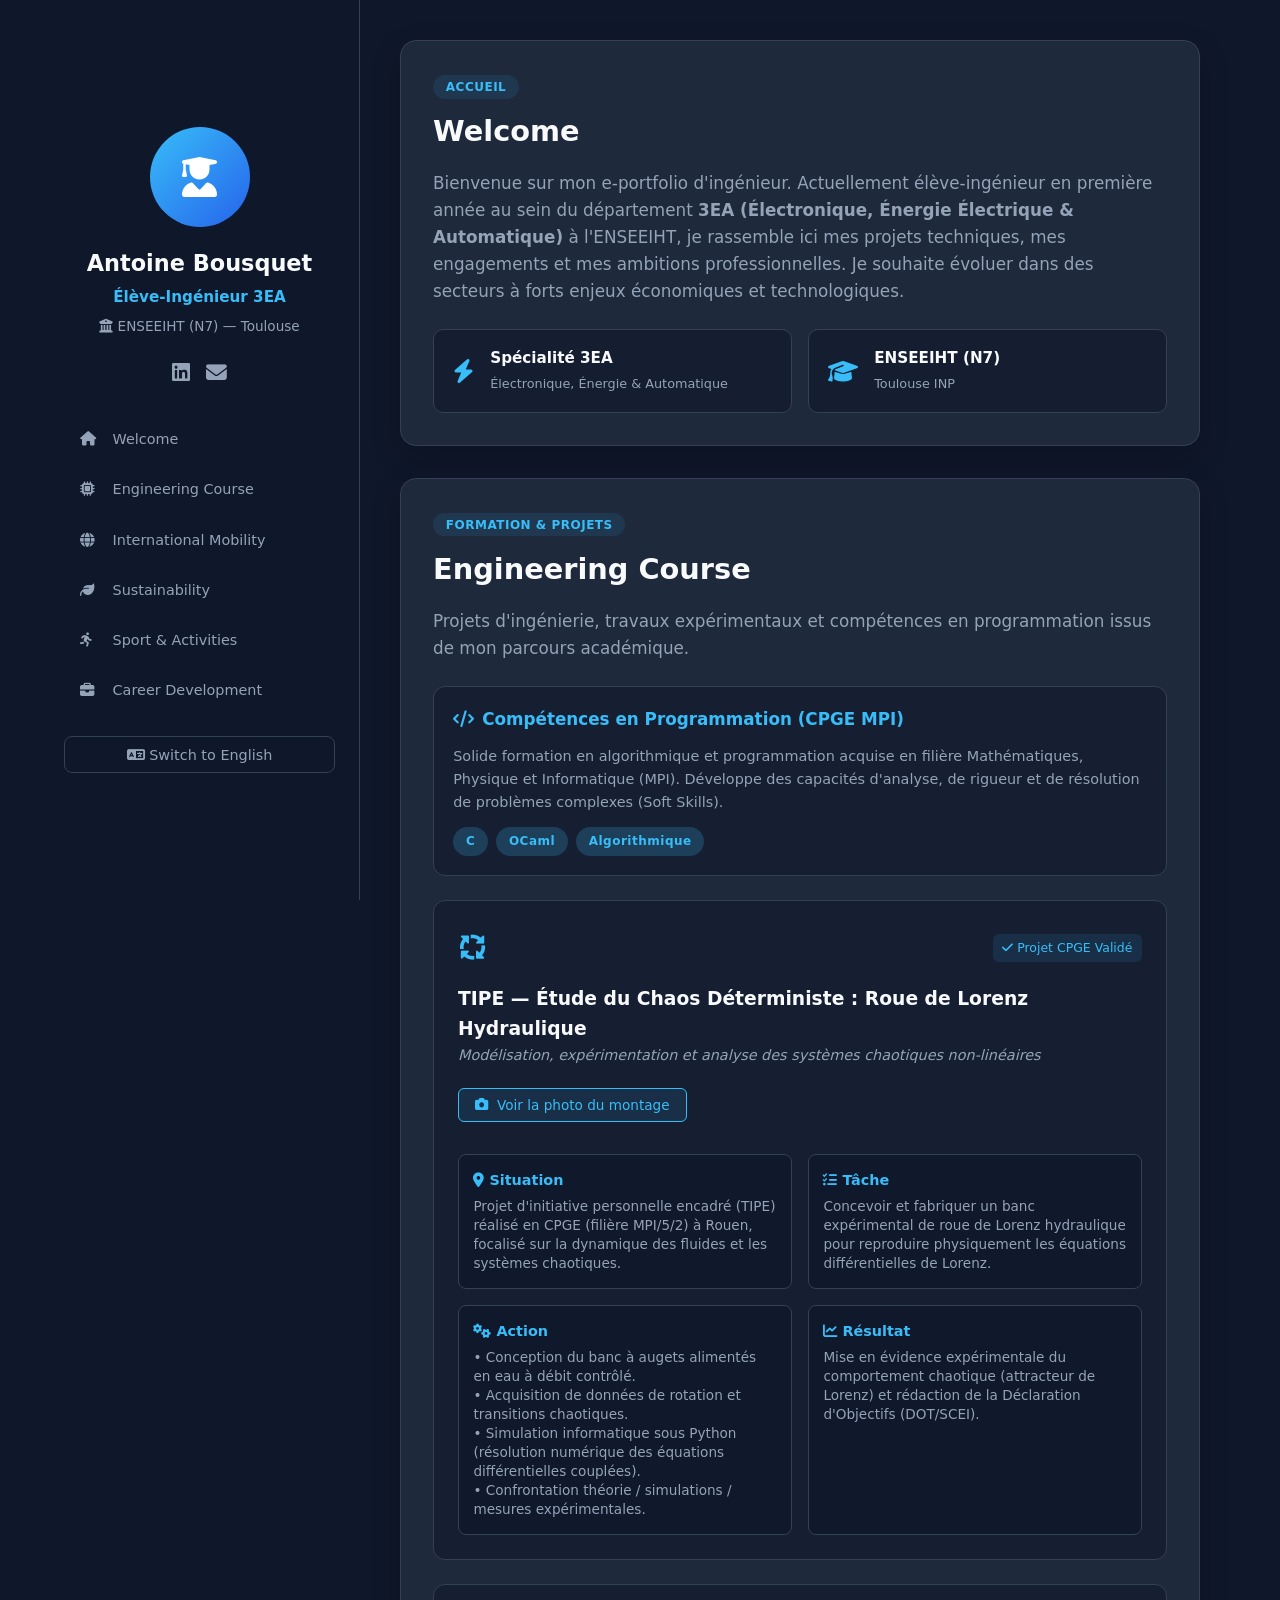
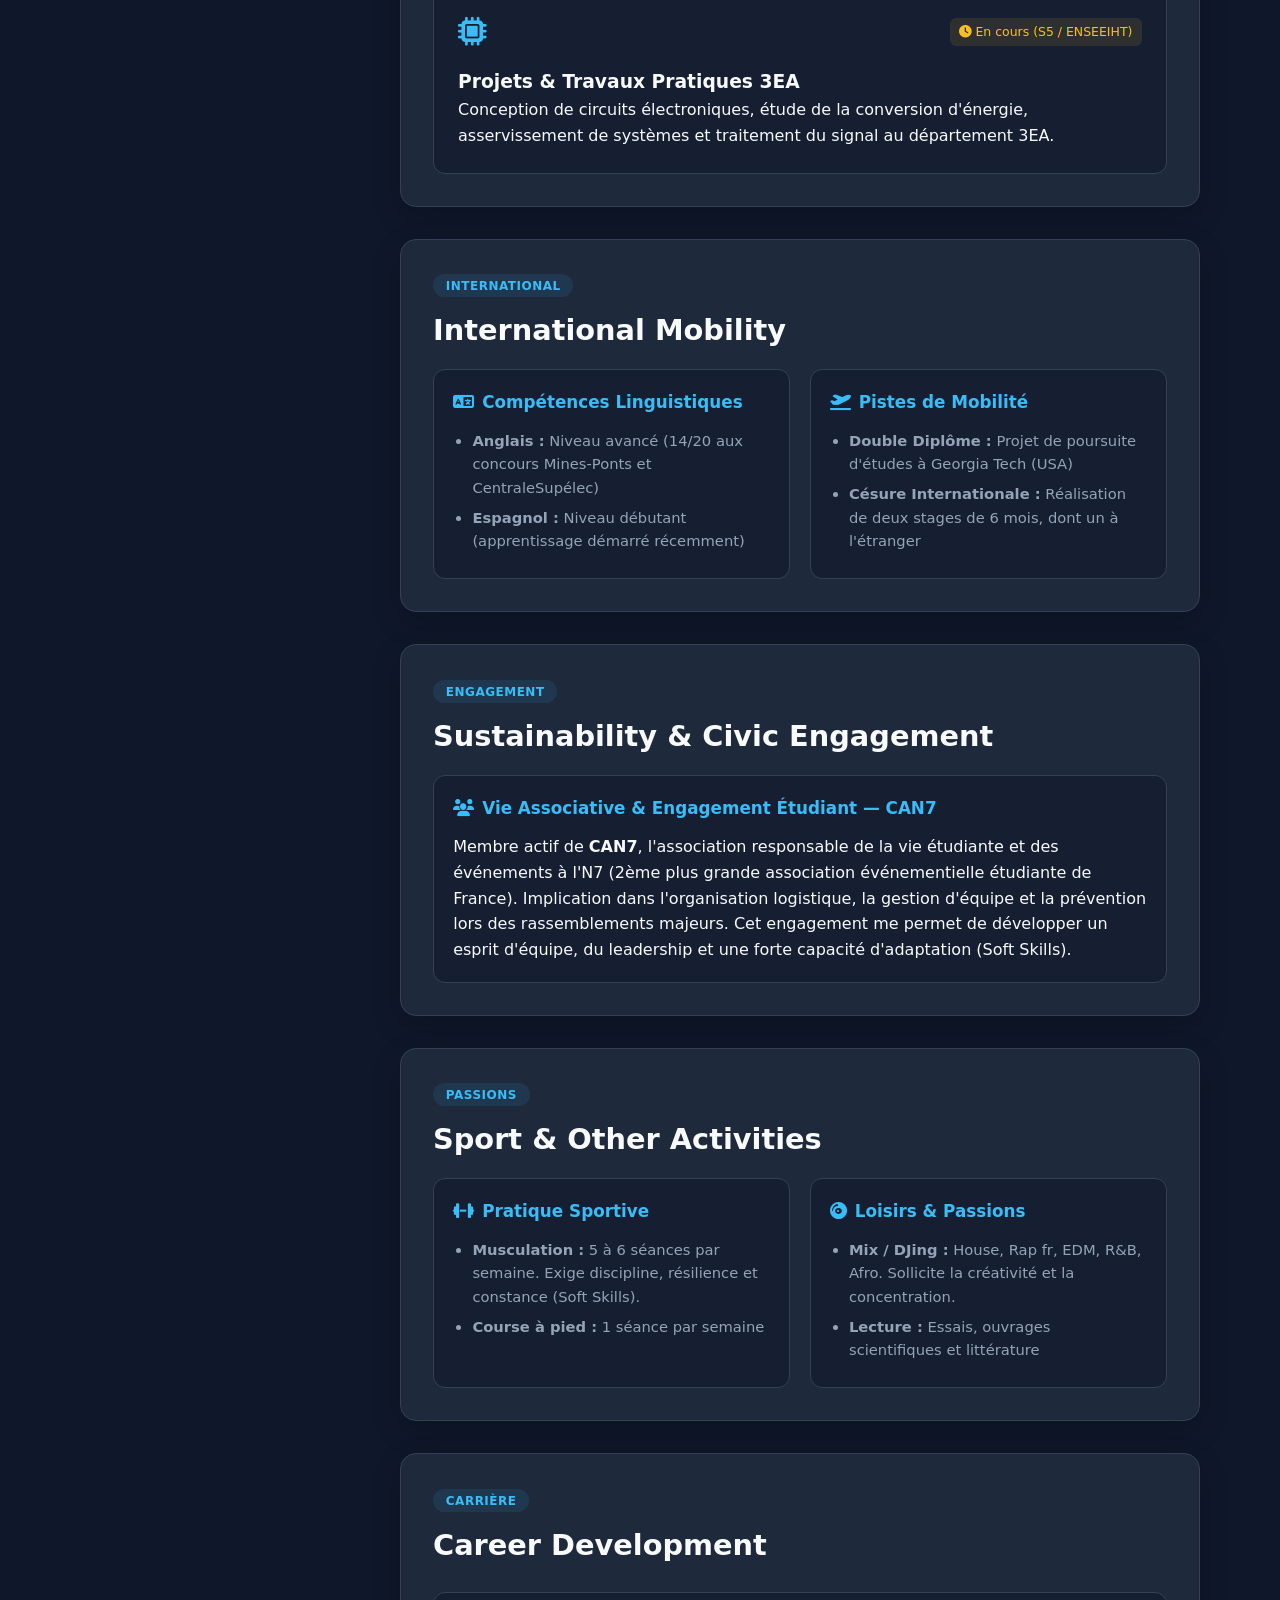
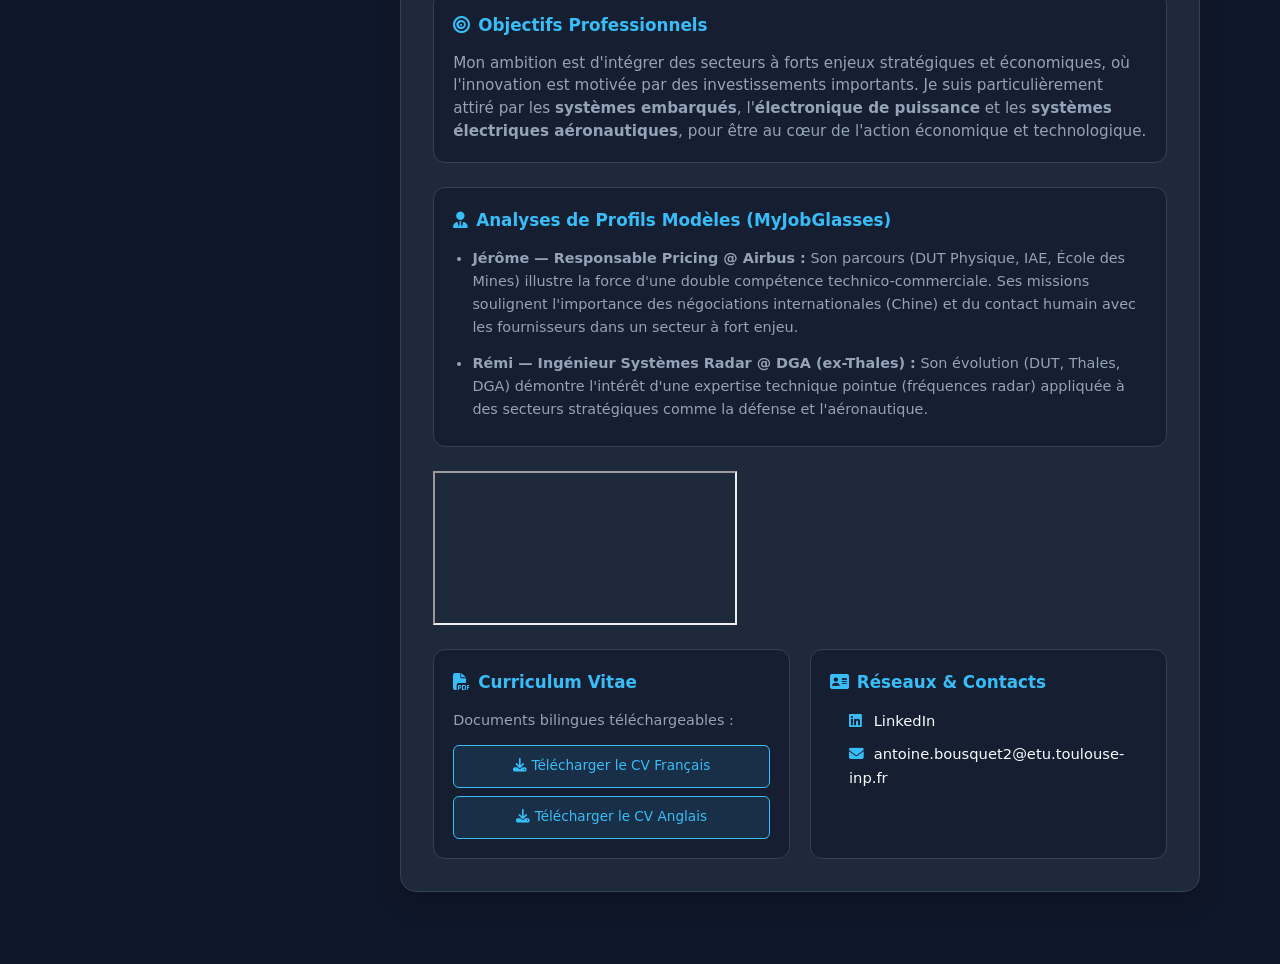
<file: index.html>
<!DOCTYPE html>
<html lang="fr">
<head>
  <meta charset="UTF-8">
  <meta name="viewport" content="width=device-width, initial-scale=1.0">
  <title>Antoine Bousquet | E-Portfolio</title>
  <link rel="stylesheet" href="style.css">
  <link rel="stylesheet" href="https://cdnjs.cloudflare.com/ajax/libs/font-awesome/6.4.0/css/all.min.css">
</head>
<body>

  <div class="portfolio-container">

    <!-- Barre latérale fixe (Gauche) -->
    <aside class="sidebar">
      <div class="profile-card">
        <div class="avatar-container">
          <i class="fa-solid fa-user-graduate avatar-icon"></i>
        </div>
        
        <h1>Antoine Bousquet</h1>
        <p class="tagline">
          <span class="lang-fr">Élève-Ingénieur 3EA</span>
          <span class="lang-en">3EA Engineering Student</span>
        </p>
        <p class="school"><i class="fa-solid fa-building-columns"></i> ENSEEIHT (N7) — Toulouse</p>

        <div class="social-links">
          <a href="https://www.linkedin.com/in/bousquet-antoine-a207343b2/" target="_blank" title="LinkedIn"><i class="fa-brands fa-linkedin"></i></a>
          <a href="mailto:antoine.bousquet2@etu.toulouse-inp.fr" title="Email"><i class="fa-solid fa-envelope"></i></a>
        </div>

        <nav class="sidebar-nav">
          <ul>
            <li><a href="#welcome"><i class="fa-solid fa-house"></i> Welcome</a></li>
            <li><a href="#engineering"><i class="fa-solid fa-microchip"></i> Engineering Course</a></li>
            <li><a href="#mobility"><i class="fa-solid fa-globe"></i> International Mobility</a></li>
            <li><a href="#sustainability"><i class="fa-solid fa-leaf"></i> Sustainability</a></li>
            <li><a href="#sport"><i class="fa-solid fa-person-running"></i> Sport & Activities</a></li>
            <li><a href="#career"><i class="fa-solid fa-briefcase"></i> Career Development</a></li>
          </ul>
        </nav>
        
        <button id="langToggle" class="lang-toggle-btn">
          <i class="fa-solid fa-language"></i> Switch to English
        </button>
      </div>
    </aside>

    <!-- Zone de contenu (Droite) -->
    <main class="main-content">

      <!-- Onglet 1: Welcome -->
      <section id="welcome" class="section-card">
        <span class="badge">
          <span class="lang-fr">Accueil</span>
          <span class="lang-en">Home</span>
        </span>
        <h2>Welcome</h2>
        <p class="hero-text lang-fr">
          Bienvenue sur mon e-portfolio d'ingénieur. Actuellement élève-ingénieur en première année au sein du département <strong>3EA (Électronique, Énergie Électrique & Automatique)</strong> à l'ENSEEIHT, je rassemble ici mes projets techniques, mes engagements et mes ambitions professionnelles. Je souhaite évoluer dans des secteurs à forts enjeux économiques et technologiques.
        </p>
        <p class="hero-text lang-en">
          Welcome to my engineering e-portfolio. Currently a first-year engineering student in the <strong>3EA (Electronics, Electrical Energy & Control)</strong> department at ENSEEIHT, I gather here my technical projects, commitments, and professional ambitions. I aim to work in sectors with high economic and technological stakes.
        </p>
        
        <div class="quick-stats">
          <div class="stat-box">
            <i class="fa-solid fa-bolt"></i>
            <div>
              <strong class="lang-fr">Spécialité 3EA</strong>
              <strong class="lang-en">3EA Major</strong>
              <span class="lang-fr">Électronique, Énergie & Automatique</span>
              <span class="lang-en">Electronics, Energy & Control</span>
            </div>
          </div>
          <div class="stat-box">
            <i class="fa-solid fa-graduation-cap"></i>
            <div>
              <strong>ENSEEIHT (N7)</strong>
              <span>Toulouse INP</span>
            </div>
          </div>
        </div>
      </section>

      <!-- Onglet 2: Engineering Course -->
      <section id="engineering" class="section-card">
        <span class="badge">
          <span class="lang-fr">Formation & Projets</span>
          <span class="lang-en">Education & Projects</span>
        </span>
        <h2>Engineering Course</h2>
        <p class="hero-text lang-fr">Projets d'ingénierie, travaux expérimentaux et compétences en programmation issus de mon parcours académique.</p>
        <p class="hero-text lang-en">Engineering projects, experimental work, and programming skills from my academic background.</p>
        
         <div class="info-box margin-top" style="margin-bottom: 1.5rem;">
          <h3 class="lang-fr"><i class="fa-solid fa-code"></i> Compétences en Programmation (CPGE MPI)</h3>
          <h3 class="lang-en"><i class="fa-solid fa-code"></i> Programming Skills (CPGE MPI)</h3>
          
          <p class="lang-fr" style="font-size: 0.9rem; color: var(--text-muted);">
            Solide formation en algorithmique et programmation acquise en filière Mathématiques, Physique et Informatique (MPI). Développe des capacités d'analyse, de rigueur et de résolution de problèmes complexes (Soft Skills).
          </p>
          <p class="lang-en" style="font-size: 0.9rem; color: var(--text-muted);">
            Solid background in algorithms and programming acquired in the Mathematics, Physics, and Computer Science (MPI) preparatory class. Develops analytical skills, rigor, and complex problem-solving abilities (Soft Skills).
          </p>
          
          <div style="margin-top: 0.8rem; display: flex; gap: 0.5rem; flex-wrap: wrap;">
            <span class="badge" style="text-transform: none; background: rgba(56, 189, 248, 0.2);">C</span>
            <span class="badge" style="text-transform: none; background: rgba(56, 189, 248, 0.2);">OCaml</span>
            <span class="badge" style="text-transform: none; background: rgba(56, 189, 248, 0.2);"><span class="lang-fr">Algorithmique</span><span class="lang-en">Algorithms</span></span>
          </div>
        </div>

        <div class="cards-grid">
          <!-- Carte Projet TIPE -->
          <div class="feature-card">
            <div class="card-header-flex">
              <div class="card-icon"><i class="fa-solid fa-arrows-spin"></i></div>
              <span class="status-tag success">
                <i class="fa-solid fa-check"></i> 
                <span class="lang-fr">Projet CPGE Validé</span>
                <span class="lang-en">Validated Project</span>
              </span>
            </div>
            
            <h3 class="lang-fr">TIPE — Étude du Chaos Déterministe : Roue de Lorenz Hydraulique</h3>
            <h3 class="lang-en">TIPE — Study of Deterministic Chaos: Hydraulic Lorenz Wheel</h3>
            
            <p class="project-subtitle lang-fr"><em>Modélisation, expérimentation et analyse des systèmes chaotiques non-linéaires</em></p>
            <p class="project-subtitle lang-en"><em>Modeling, experimentation, and analysis of non-linear chaotic systems</em></p>

            <button class="view-img-btn" onclick="openModal()">
              <i class="fa-solid fa-camera"></i> 
              <span class="lang-fr">Voir la photo du montage</span>
              <span class="lang-en">View assembly photo</span>
            </button>

            <div class="star-grid lang-fr">
              <div class="star-item">
                <strong><i class="fa-solid fa-location-dot"></i> Situation</strong>
                <p>Projet d'initiative personnelle encadré (TIPE) réalisé en CPGE (filière MPI/5/2) à Rouen, focalisé sur la dynamique des fluides et les systèmes chaotiques.</p>
              </div>
              <div class="star-item">
                <strong><i class="fa-solid fa-list-check"></i> Tâche</strong>
                <p>Concevoir et fabriquer un banc expérimental de roue de Lorenz hydraulique pour reproduire physiquement les équations différentielles de Lorenz.</p>
              </div>
              <div class="star-item">
                <strong><i class="fa-solid fa-gears"></i> Action</strong>
                <p>
                  • Conception du banc à augets alimentés en eau à débit contrôlé.<br>
                  • Acquisition de données de rotation et transitions chaotiques.<br>
                  • Simulation informatique sous Python (résolution numérique des équations différentielles couplées).<br>
                  • Confrontation théorie / simulations / mesures expérimentales.
                </p>
              </div>
              <div class="star-item">
                <strong><i class="fa-solid fa-chart-line"></i> Résultat</strong>
                <p>Mise en évidence expérimentale du comportement chaotique (attracteur de Lorenz) et rédaction de la Déclaration d'Objectifs (DOT/SCEI).</p>
              </div>
            </div>

            <div class="star-grid lang-en">
              <div class="star-item">
                <strong><i class="fa-solid fa-location-dot"></i> Situation</strong>
                <p>Personal initiative project (TIPE) completed during CPGE (MPI/5/2 track) in Rouen, focusing on fluid dynamics and chaotic systems.</p>
              </div>
              <div class="star-item">
                <strong><i class="fa-solid fa-list-check"></i> Task</strong>
                <p>Design and build an experimental hydraulic Lorenz wheel to physically replicate the Lorenz differential equations.</p>
              </div>
              <div class="star-item">
                <strong><i class="fa-solid fa-gears"></i> Action</strong>
                <p>
                  • Designed the water-fed bucket rig with controlled flow.<br>
                  • Acquired rotation data and analyzed chaotic transitions.<br>
                  • Ran computer simulations in Python (numerical resolution of coupled differential equations).<br>
                  • Compared theory, simulations, and experimental measurements.
                </p>
              </div>
              <div class="star-item">
                <strong><i class="fa-solid fa-chart-line"></i> Result</strong>
                <p>Experimental demonstration of chaotic behavior (Lorenz attractor) and official drafting of the Objectives Declaration (DOT/SCEI).</p>
              </div>
            </div>
          </div>

          <!-- Carte Projets N7 3EA -->
          <div class="feature-card margin-top">
            <div class="card-header-flex">
              <div class="card-icon"><i class="fa-solid fa-microchip"></i></div>
              <span class="status-tag pending">
                <i class="fa-solid fa-clock"></i> 
                <span class="lang-fr">En cours (S5 / ENSEEIHT)</span>
                <span class="lang-en">In progress (S5 / ENSEEIHT)</span>
              </span>
            </div>
            <h3 class="lang-fr">Projets & Travaux Pratiques 3EA</h3>
            <h3 class="lang-en">3EA Projects & Practicals</h3>
            
            <p class="lang-fr">Conception de circuits électroniques, étude de la conversion d'énergie, asservissement de systèmes et traitement du signal au département 3EA.</p>
            <p class="lang-en">Design of electronic circuits, study of energy conversion, system control, and signal processing in the 3EA department.</p>
          </div>
        </div>
      </section>

      <!-- Onglet 3: International Mobility -->
      <section id="mobility" class="section-card">
        <span class="badge">International</span>
        <h2>International Mobility</h2>
        
        <div class="grid-2col">
          <div class="info-box">
            <h3 class="lang-fr"><i class="fa-solid fa-language"></i> Compétences Linguistiques</h3>
            <h3 class="lang-en"><i class="fa-solid fa-language"></i> Language Skills</h3>
            <ul class="lang-fr">
              <li><strong>Anglais :</strong> Niveau avancé (14/20 aux concours Mines-Ponts et CentraleSupélec)</li>
              <li><strong>Espagnol :</strong> Niveau débutant (apprentissage démarré récemment)</li>
            </ul>
            <ul class="lang-en">
              <li><strong>English:</strong> Advanced level (14/20 on Mines-Ponts and CentraleSupélec national exams)</li>
              <li><strong>Spanish:</strong> Beginner level (recently started learning)</li>
            </ul>
          </div>
          
          <div class="info-box">
            <h3 class="lang-fr"><i class="fa-solid fa-plane-departure"></i> Pistes de Mobilité</h3>
            <h3 class="lang-en"><i class="fa-solid fa-plane-departure"></i> Mobility Projects</h3>
            <ul class="lang-fr">
              <li><strong>Double Diplôme :</strong> Projet de poursuite d'études à Georgia Tech (USA)</li>
              <li><strong>Césure Internationale :</strong> Réalisation de deux stages de 6 mois, dont un à l'étranger</li>
            </ul>
            <ul class="lang-en">
              <li><strong>Dual Degree:</strong> Project to pursue studies at Georgia Tech (USA)</li>
              <li><strong>Gap Year:</strong> Planning two 6-month internships, including one abroad</li>
            </ul>
          </div>
        </div>
      </section>

      <!-- Onglet 4: Sustainability & Civic Engagement -->
      <section id="sustainability" class="section-card">
        <span class="badge">
          <span class="lang-fr">Engagement</span>
          <span class="lang-en">Civic Engagement</span>
        </span>
        <h2>Sustainability & Civic Engagement</h2>
        <div class="info-box">
          <h3 class="lang-fr"><i class="fa-solid fa-users"></i> Vie Associative & Engagement Étudiant — CAN7</h3>
          <h3 class="lang-en"><i class="fa-solid fa-users"></i> Student Association & Engagement — CAN7</h3>
          
          <p class="lang-fr">
            Membre actif de <strong>CAN7</strong>, l'association responsable de la vie étudiante et des événements à l'N7 (2ème plus grande association événementielle étudiante de France). Implication dans l'organisation logistique, la gestion d'équipe et la prévention lors des rassemblements majeurs. Cet engagement me permet de développer un esprit d'équipe, du leadership et une forte capacité d'adaptation (Soft Skills).
          </p>
          <p class="lang-en">
            Active member of <strong>CAN7</strong>, the association responsible for student life and events at N7 (the 2nd largest student event association in France). Involved in logistics organization, team management, and prevention during major gatherings. This engagement allows me to develop team spirit, leadership, and strong adaptability (Soft Skills).
          </p>
        </div>
      </section>

      <!-- Onglet 5: Sport & Other Activities -->
      <section id="sport" class="section-card">
        <span class="badge">
          <span class="lang-fr">Passions</span>
          <span class="lang-en">Hobbies</span>
        </span>
        <h2>Sport & Other Activities</h2>
        <div class="grid-2col">
          <div class="info-box">
            <h3 class="lang-fr"><i class="fa-solid fa-dumbbell"></i> Pratique Sportive</h3>
            <h3 class="lang-en"><i class="fa-solid fa-dumbbell"></i> Sports</h3>
            <ul class="lang-fr">
              <li><strong>Musculation :</strong> 5 à 6 séances par semaine. Exige discipline, résilience et constance (Soft Skills).</li>
              <li><strong>Course à pied :</strong> 1 séance par semaine</li>
            </ul>
            <ul class="lang-en">
              <li><strong>Weightlifting:</strong> 5 to 6 sessions per week. Requires discipline, resilience, and consistency (Soft Skills).</li>
              <li><strong>Running:</strong> 1 session per week</li>
            </ul>
          </div>
          <div class="info-box">
            <h3 class="lang-fr"><i class="fa-solid fa-compact-disc"></i> Loisirs & Passions</h3>
            <h3 class="lang-en"><i class="fa-solid fa-compact-disc"></i> Hobbies</h3>
            <ul class="lang-fr">
              <li><strong>Mix / DJing :</strong> House, Rap fr, EDM, R&B, Afro. Sollicite la créativité et la concentration.</li>
              <li><strong>Lecture :</strong> Essais, ouvrages scientifiques et littérature</li>
            </ul>
            <ul class="lang-en">
              <li><strong>Mix / DJing:</strong> House, French Rap, EDM, R&B, Afro. Stimulates creativity and focus.</li>
              <li><strong>Reading:</strong> Essays, scientific literature, and novels</li>
            </ul>
          </div>
        </div>
      </section>

      <!-- Onglet 6: Career Development -->
      <section id="career" class="section-card">
        <span class="badge">
          <span class="lang-fr">Carrière</span>
          <span class="lang-en">Career</span>
        </span>
        <h2>Career Development</h2>
        
        <div class="info-box margin-top" style="margin-bottom: 1.5rem;">
          <h3 class="lang-fr"><i class="fa-solid fa-bullseye"></i> Objectifs Professionnels</h3>
          <h3 class="lang-en"><i class="fa-solid fa-bullseye"></i> Career Goals</h3>
          
          <p class="lang-fr" style="font-size: 0.95rem; color: var(--text-muted); line-height: 1.5;">
            Mon ambition est d'intégrer des secteurs à forts enjeux stratégiques et économiques, où l'innovation est motivée par des investissements importants. Je suis particulièrement attiré par les <strong>systèmes embarqués</strong>, l'<strong>électronique de puissance</strong> et les <strong>systèmes électriques aéronautiques</strong>, pour être au cœur de l'action économique et technologique.
          </p>
          <p class="lang-en" style="font-size: 0.95rem; color: var(--text-muted); line-height: 1.5;">
            My ambition is to join sectors with high strategic and economic stakes, where innovation is driven by significant investments. I am particularly drawn to <strong>embedded systems</strong>, <strong>power electronics</strong>, and <strong>aeronautical electrical systems</strong>, to be at the heart of economic and technological action.
          </p>
        </div>
        
        <div class="info-box margin-top" style="margin-bottom: 1.5rem;">
          <h3 class="lang-fr"><i class="fa-solid fa-user-tie"></i> Analyses de Profils Modèles (MyJobGlasses)</h3>
          <h3 class="lang-en"><i class="fa-solid fa-user-tie"></i> Role Model Profiles (MyJobGlasses)</h3>
          
          <ul class="lang-fr" style="padding-left: 1.2rem; color: var(--text-muted); font-size: 0.9rem;">
            <li>
              <strong>Jérôme — Responsable Pricing @ Airbus :</strong> 
              Son parcours (DUT Physique, IAE, École des Mines) illustre la force d'une double compétence technico-commerciale. Ses missions soulignent l'importance des négociations internationales (Chine) et du contact humain avec les fournisseurs dans un secteur à fort enjeu.
            </li>
            <li style="margin-top: 0.8rem;">
              <strong>Rémi — Ingénieur Systèmes Radar @ DGA (ex-Thales) :</strong> 
              Son évolution (DUT, Thales, DGA) démontre l'intérêt d'une expertise technique pointue (fréquences radar) appliquée à des secteurs stratégiques comme la défense et l'aéronautique.
            </li>
          </ul>
          <ul class="lang-en" style="padding-left: 1.2rem; color: var(--text-muted); font-size: 0.9rem;">
            <li>
              <strong>Jérôme — Pricing Manager @ Airbus:</strong> 
              His background (Physics DUT, IAE, École des Mines) illustrates the strength of dual technical and commercial skills. His missions highlight the importance of international negotiations (China) and human contact with suppliers in a high-stakes sector.
            </li>
            <li style="margin-top: 0.8rem;">
              <strong>Rémi — Radar Systems Engineer @ DGA (ex-Thales):</strong> 
              His career path (DUT, Thales, DGA) demonstrates the value of specialized technical expertise (radar frequencies) applied to strategic sectors like defense and aeronautics.
            </li>
          </ul>
        </div>
        
        <!-- Emplacement Vidéo Pitch -->
        <div class="video-container">
          <iframe 
            src="https://www.youtube.com/embed/GQOQf99Cnbo?is=qZ_Yh5otgLm1HthT" 
            title="Elevator Pitch - Antoine Bousquet" 
            allow="accelerometer; autoplay; clipboard-write; encrypted-media; gyroscope; picture-in-picture" 
            allowfullscreen>
          </iframe>
        </div>

        <!-- Emplacement CVs & Réseaux -->
        <div class="grid-2col">
          <div class="info-box">
            <h3 class="lang-fr"><i class="fa-solid fa-file-pdf"></i> Curriculum Vitae</h3>
            <h3 class="lang-en"><i class="fa-solid fa-file-pdf"></i> Resumes</h3>
            
            <p class="lang-fr" style="font-size: 0.9rem; color: var(--text-muted); margin-bottom: 0.8rem;">Documents bilingues téléchargeables :</p>
            <p class="lang-en" style="font-size: 0.9rem; color: var(--text-muted); margin-bottom: 0.8rem;">Downloadable bilingual documents:</p>
            
            <div class="buttons-group">
              <a href="cv_fr.pdf" target="_blank" class="btn-download"><i class="fa-solid fa-download"></i> <span class="lang-fr">Télécharger le CV Français</span><span class="lang-en">Download French CV</span></a>
              <a href="cv_en.pdf" target="_blank" class="btn-download"><i class="fa-solid fa-download"></i> <span class="lang-fr">Télécharger le CV Anglais</span><span class="lang-en">Download English CV</span></a>
            </div>
          </div>

          <div class="info-box">
            <h3 class="lang-fr"><i class="fa-solid fa-address-card"></i> Réseaux & Contacts</h3>
            <h3 class="lang-en"><i class="fa-solid fa-address-card"></i> Links & Contacts</h3>
            
            <ul class="contact-list">
              <li><i class="fa-brands fa-linkedin"></i> <a href="https://www.linkedin.com/in/bousquet-antoine-a207343b2/" target="_blank">LinkedIn</a></li>
              <li><i class="fa-solid fa-envelope"></i> <a href="mailto:antoine.bousquet2@etu.toulouse-inp.fr">antoine.bousquet2@etu.toulouse-inp.fr</a></li>
            </ul>
          </div>
        </div>
      </section>

    </main>
  </div>

  <!-- Fenêtre Modale pour l'image -->
  <div id="imageModal" class="modal">
    <span class="close-modal" onclick="closeModal()">&times;</span>
    <img class="modal-content" id="modalImg" src="roue-lorenz.jpg" alt="Roue de Lorenz">
  </div>

  <script>
    // Script pour le changement de langue
    const toggleBtn = document.getElementById('langToggle');
    let isEnglish = false;
    
    // Initialisation
    document.querySelectorAll('.lang-en').forEach(el => el.style.display = 'none');
    
    toggleBtn.addEventListener('click', () => {
      isEnglish = !isEnglish;
      toggleBtn.innerHTML = isEnglish ? '<i class="fa-solid fa-language"></i> Passer en Français' : '<i class="fa-solid fa-language"></i> Switch to English';
      
      document.querySelectorAll('.lang-fr').forEach(el => el.style.display = isEnglish ? 'none' : '');
      document.querySelectorAll('.lang-en').forEach(el => el.style.display = isEnglish ? '' : 'none');
    });

    // Script pour la fenêtre modale de l'image
    function openModal() {
      document.getElementById('imageModal').style.display = 'flex';
    }
    
    function closeModal() {
      document.getElementById('imageModal').style.display = 'none';
    }
    
    window.onclick = function(event) {
      var modal = document.getElementById('imageModal');
      if (event.target == modal) {
        modal.style.display = "none";
      }
    }
  </script>

</body>
</html>
</file>
<file: style.css>
:root {
  --bg-color: #0f172a;
  --card-bg: #1e293b;
  --accent-color: #38bdf8;
  --accent-hover: #0284c7;
  --text-main: #f8fafc;
  --text-muted: #94a3b8;
  --border-color: #334155;
}

* {
  margin: 0;
  padding: 0;
  box-sizing: border-box;
  font-family: 'Segoe UI', system-ui, -apple-system, sans-serif;
  scroll-behavior: smooth;
}

body {
  background-color: var(--bg-color);
  color: var(--text-main);
  line-height: 1.6;
}

.portfolio-container {
  display: flex;
  max-width: 1200px;
  margin: 0 auto;
  min-height: 100vh;
}

/* Sidebar */
.sidebar {
  width: 320px;
  position: sticky;
  top: 0;
  height: 100vh;
  padding: 2rem 1.5rem;
  display: flex;
  flex-direction: column;
  justify-content: center;
  border-right: 1px solid var(--border-color);
}

.profile-card {
  text-align: center;
}

.avatar-container {
  width: 100px;
  height: 100px;
  background: linear-gradient(135deg, var(--accent-color), #2563eb);
  border-radius: 50%;
  display: flex;
  align-items: center;
  justify-content: center;
  margin: 0 auto 1.2rem;
  overflow: hidden;
}

.avatar-icon {
  font-size: 2.5rem;
  color: white;
}

.sidebar h1 {
  font-size: 1.4rem;
  font-weight: 700;
  margin-bottom: 0.2rem;
}

.tagline {
  color: var(--accent-color);
  font-weight: 600;
  font-size: 0.95rem;
}

.school {
  color: var(--text-muted);
  font-size: 0.85rem;
  margin-top: 0.4rem;
  margin-bottom: 1.2rem;
}

.social-links {
  display: flex;
  justify-content: center;
  gap: 1rem;
  margin-bottom: 1.8rem;
}

.social-links a {
  color: var(--text-muted);
  font-size: 1.3rem;
  transition: color 0.2s;
}

.social-links a:hover {
  color: var(--accent-color);
}

.sidebar-nav ul {
  list-style: none;
  text-align: left;
}

.sidebar-nav li {
  margin-bottom: 0.5rem;
}

.sidebar-nav a {
  color: var(--text-muted);
  text-decoration: none;
  display: block;
  padding: 0.6rem 1rem;
  border-radius: 8px;
  font-size: 0.9rem;
  font-weight: 500;
  transition: all 0.2s;
}

.sidebar-nav a:hover {
  background: var(--card-bg);
  color: var(--accent-color);
}

.sidebar-nav i {
  width: 20px;
  margin-right: 8px;
}

/* Bouton de Langue */
.lang-toggle-btn {
  background: transparent;
  color: var(--text-muted);
  border: 1px solid var(--border-color);
  padding: 0.6rem;
  border-radius: 8px;
  cursor: pointer;
  width: 100%;
  margin-top: 1rem;
  font-size: 0.9rem;
  transition: all 0.2s;
}

.lang-toggle-btn:hover {
  background: var(--card-bg);
  color: var(--text-main);
  border-color: var(--accent-color);
}

/* Main Content */
.main-content {
  flex: 1;
  padding: 2.5rem;
}

.section-card {
  background: var(--card-bg);
  border-radius: 16px;
  padding: 2rem;
  margin-bottom: 2rem;
  border: 1px solid var(--border-color);
  box-shadow: 0 10px 30px rgba(0, 0, 0, 0.2);
}

.badge {
  background: rgba(56, 189, 248, 0.1);
  color: var(--accent-color);
  padding: 0.3rem 0.8rem;
  border-radius: 20px;
  font-size: 0.75rem;
  font-weight: 600;
  text-transform: uppercase;
  letter-spacing: 0.5px;
}

.section-card h2 {
  font-size: 1.8rem;
  margin: 0.6rem 0 1rem;
  color: var(--text-main);
}

.hero-text {
  font-size: 1.05rem;
  color: var(--text-muted);
  margin-bottom: 1.5rem;
}

.quick-stats {
  display: flex;
  gap: 1rem;
  flex-wrap: wrap;
}

.stat-box {
  background: rgba(15, 23, 42, 0.6);
  padding: 1rem 1.2rem;
  border-radius: 10px;
  display: flex;
  align-items: center;
  gap: 1rem;
  border: 1px solid var(--border-color);
  flex: 1;
  min-width: 220px;
}

.stat-box i {
  font-size: 1.5rem;
  color: var(--accent-color);
}

.stat-box strong {
  display: block;
  font-size: 0.95rem;
}

.stat-box span {
  font-size: 0.8rem;
  color: var(--text-muted);
}

.grid-2col {
  display: grid;
  grid-template-columns: 1fr 1fr;
  gap: 1.2rem;
  margin-top: 1rem;
}

.info-box {
  background: rgba(15, 23, 42, 0.5);
  padding: 1.2rem;
  border-radius: 12px;
  border: 1px solid var(--border-color);
}

.info-box h3 {
  font-size: 1.05rem;
  color: var(--accent-color);
  margin-bottom: 0.8rem;
  display: flex;
  align-items: center;
  gap: 0.5rem;
}

.info-box ul {
  padding-left: 1.2rem;
  color: var(--text-muted);
  font-size: 0.92rem;
}

.info-box li {
  margin-bottom: 0.4rem;
}

.feature-card {
  background: rgba(15, 23, 42, 0.5);
  padding: 1.5rem;
  border-radius: 12px;
  border: 1px solid var(--border-color);
}

.card-header-flex {
  display: flex;
  justify-content: space-between;
  align-items: center;
  margin-bottom: 0.8rem;
}

.card-icon {
  font-size: 1.8rem;
  color: var(--accent-color);
}

.margin-top {
  margin-top: 1.5rem;
}

.project-subtitle {
  color: var(--text-muted);
  font-size: 0.9rem;
  margin-bottom: 0.5rem;
}

/* Bouton pour ouvrir l'image */
.view-img-btn {
  background: rgba(56, 189, 248, 0.1);
  color: var(--accent-color);
  border: 1px solid var(--accent-color);
  padding: 0.5rem 1rem;
  border-radius: 6px;
  cursor: pointer;
  font-size: 0.85rem;
  transition: all 0.2s;
  margin: 0.8rem 0 1rem;
  display: inline-flex;
  align-items: center;
  gap: 0.5rem;
}

.view-img-btn:hover {
  background: var(--accent-color);
  color: white;
}

/* Modale (Image en plein écran) */
.modal {
  display: none;
  position: fixed;
  z-index: 1000;
  left: 0;
  top: 0;
  width: 100%;
  height: 100%;
  background-color: rgba(0, 0, 0, 0.85);
  align-items: center;
  justify-content: center;
  backdrop-filter: blur(5px);
}

.modal-content {
  max-width: 90%;
  max-height: 90vh;
  border-radius: 8px;
  box-shadow: 0 5px 15px rgba(0,0,0,0.3);
}

.close-modal {
  position: absolute;
  top: 20px;
  right: 35px;
  color: #f1f1f1;
  font-size: 40px;
  font-weight: bold;
  cursor: pointer;
  transition: 0.3s;
}

.close-modal:hover {
  color: var(--accent-color);
}

/* Method STAR */
.star-grid {
  display: grid;
  grid-template-columns: 1fr 1fr;
  gap: 1rem;
  margin-top: 1rem;
}

.star-item {
  background: rgba(15, 23, 42, 0.8);
  padding: 0.9rem;
  border-radius: 8px;
  border: 1px solid var(--border-color);
}

.star-item strong {
  color: var(--accent-color);
  display: block;
  margin-bottom: 0.3rem;
  font-size: 0.9rem;
}

.star-item p {
  font-size: 0.85rem;
  color: var(--text-muted);
  line-height: 1.4;
}

.status-tag {
  font-size: 0.78rem;
  padding: 0.25rem 0.6rem;
  border-radius: 6px;
  font-weight: 500;
}

.status-tag.success {
  background: rgba(56, 189, 248, 0.1);
  color: var(--accent-color);
}

.status-tag.pending {
  background: rgba(251, 191, 36, 0.1);
  color: #fbbf24;
}

.video-placeholder {
  background: rgba(15, 23, 42, 0.7);
  border: 2px dashed var(--border-color);
  border-radius: 12px;
  padding: 2rem;
  text-align: center;
  margin-bottom: 1.2rem;
}

.video-placeholder i {
  font-size: 2.2rem;
  color: var(--accent-color);
  margin-bottom: 0.6rem;
}

.video-placeholder h3 {
  font-size: 1.05rem;
  margin-bottom: 0.4rem;
}

.video-placeholder p {
  font-size: 0.85rem;
  color: var(--text-muted);
}

.buttons-group {
  display: flex;
  flex-direction: column;
  gap: 0.5rem;
}

.btn-disabled {
  display: inline-block;
  background: rgba(51, 65, 85, 0.5);
  color: var(--text-muted);
  padding: 0.5rem 0.8rem;
  border-radius: 6px;
  font-size: 0.85rem;
  text-align: center;
  border: 1px solid var(--border-color);
}

.contact-list {
  list-style: none;
}

.contact-list li {
  margin-bottom: 0.6rem;
  font-size: 0.92rem;
}

.contact-list a {
  color: var(--text-main);
  text-decoration: none;
}

.contact-list a:hover {
  color: var(--accent-color);
}

.contact-list i {
  width: 20px;
  color: var(--accent-color);
}

@media (max-width: 850px) {
  .portfolio-container {
    flex-direction: column;
  }
  .sidebar {
    width: 100%;
    height: auto;
    position: relative;
    border-right: none;
    border-bottom: 1px solid var(--border-color);
  }
  .grid-2col, .star-grid {
    grid-template-columns: 1fr;
  }
}

.btn-download {
  display: inline-block;
  background: rgba(56, 189, 248, 0.1);
  color: var(--accent-color);
  padding: 0.6rem 1rem;
  border-radius: 6px;
  font-size: 0.85rem;
  text-align: center;
  border: 1px solid var(--accent-color);
  text-decoration: none;
  transition: all 0.2s;
}

.btn-download:hover {
  background: var(--accent-color);
  color: white;
}
</file>
